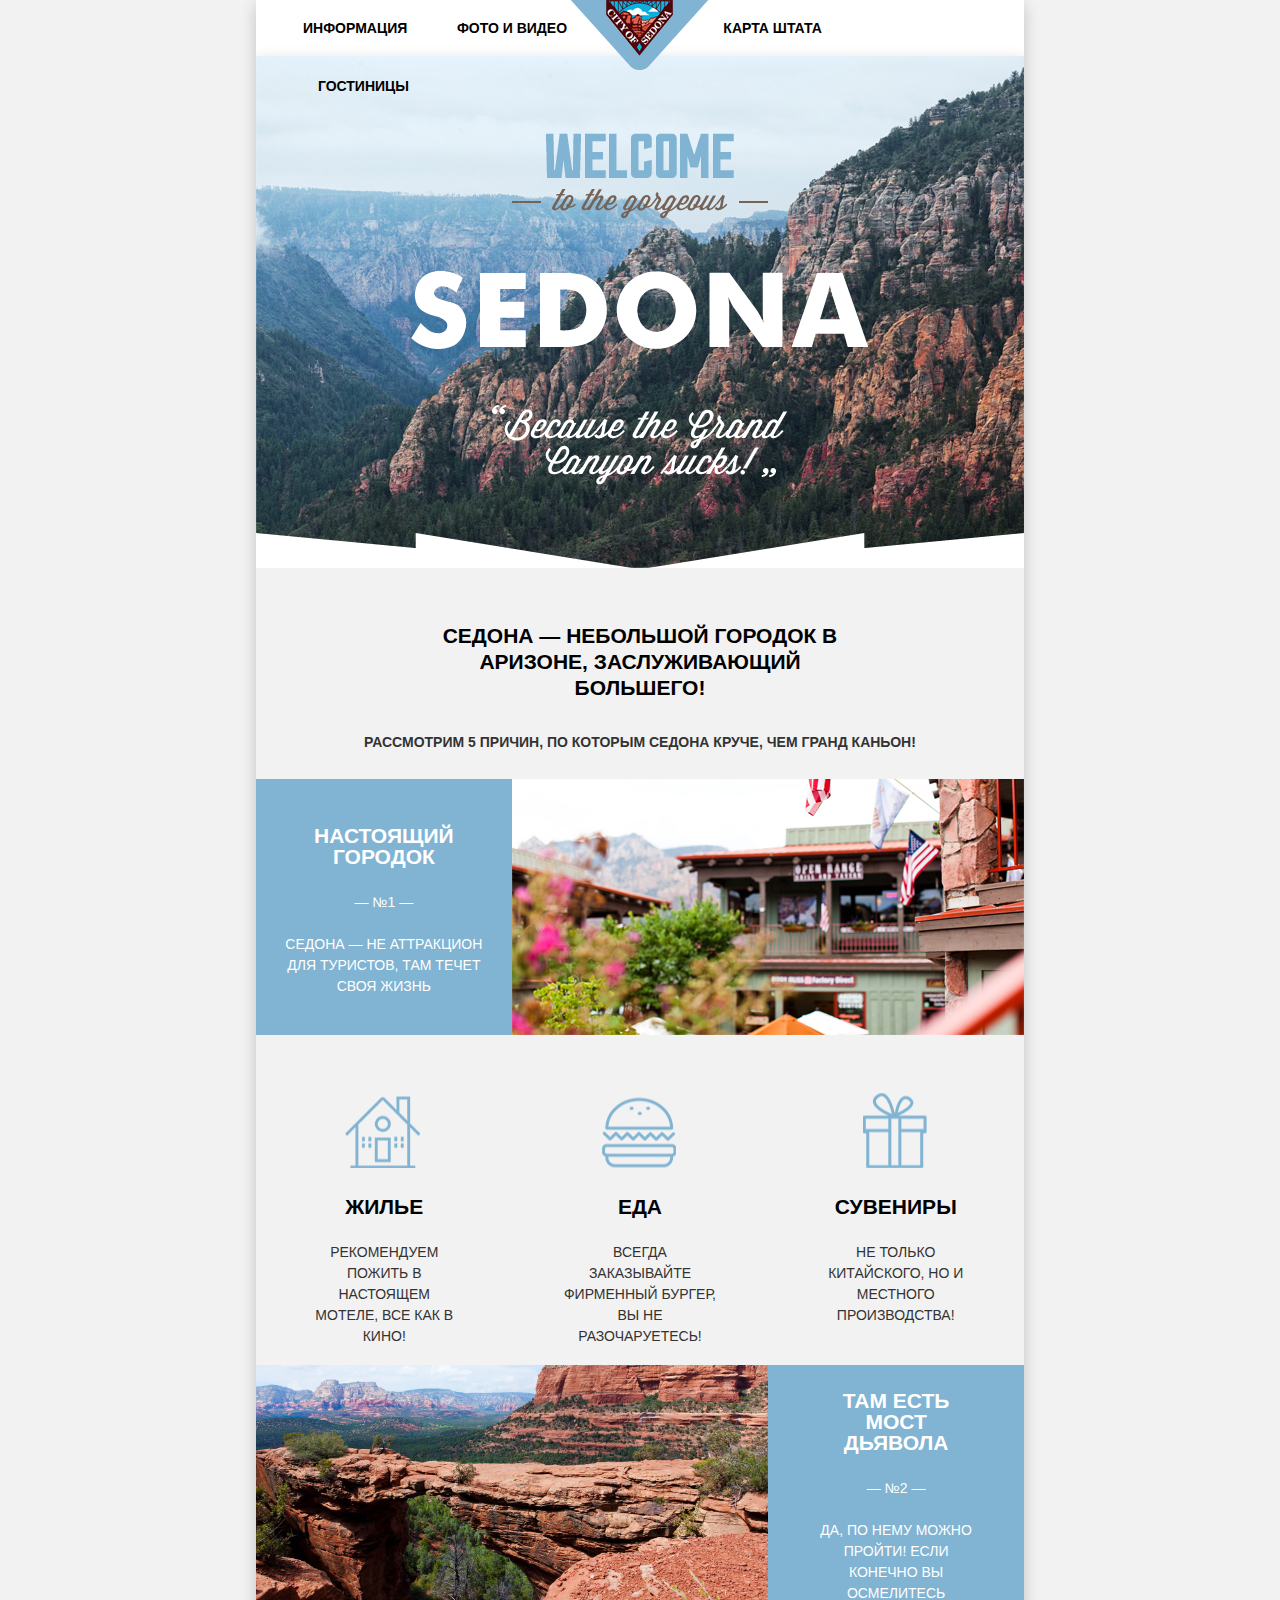
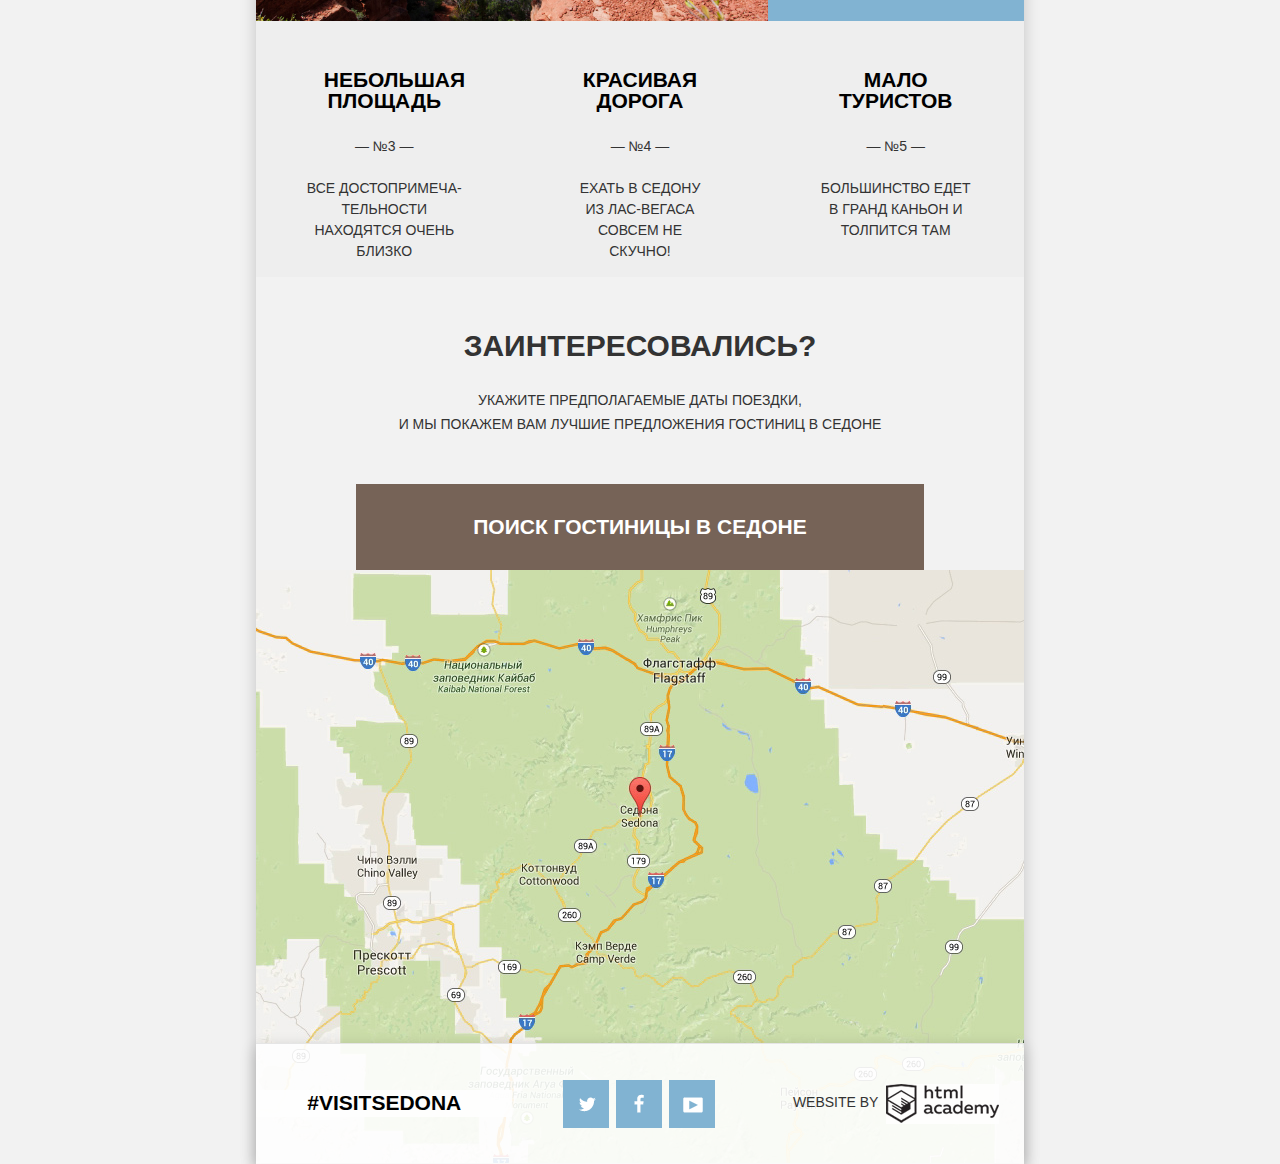
<file: index.html>
<!DOCTYPE html>
<html lang="ru">
    <head>
        <meta charset="utf-8">
        <title>Седона</title>
        <link rel="stylesheet" type="text/css" href="css/normalize.css">
        <link href="https://fonts.googleapis.com/css?family=Open+Sans:400,700&amp;subset=cyrillic" rel="stylesheet">
        <link rel="stylesheet" href="css/style.min.css">
    </head>
    <body>
        <header class="main-header container">
           <a class="logo" href="index.html"><img src="img/logo.png" width="138" height="70" alt="City of Seodna"></a>
            <nav class="navigation container">
                <div class="navigation-item navigation-item-info">
                    <a href="#">Информация</a>
                </div>
                <div class="navigation-item navigation-item-foto">
                    <a href="#">Фото и видео</a>
                </div>
                <div class="navigation-item navigation-item-map">
                    <a href="#">Карта штата</a>
                </div>
                <div class="navigation-item navigation-item-hotel">
                    <a href="sedona-hotels.html">Гостиницы</a>
                </div>
            </nav>
        </header>
    <main class="container index-main">
        <div class="intro"></div>
        <div class="inserted-main">
           <section class="caption">
               <h2 class="announcement">Седона — небольшой городок в Аризоне, заслуживающий большего!</h2>
                <p class="announcement">Рассмотрим 5 причин, по которым Седона круче, чем Гранд Каньон!</p>
           </section>
           <section class="presentation-1">
               <div class="advantages advantages-1">
                   <h3>Настоящий городок</h3>
                   <p class="p-center">&#8212; №1 &#8212;</p>
                   <p class="p-bottom">Седона &#8212; не аттракцион для туристов, там течет своя жизнь</p>
               </div>
               <div class="advantages-img1"></div>
            </section>
            <section class="presentation-2">
                <div class="advantages offer-choice">
                    <div class="offer-choice-icon icon-house"></div>
                    <h3 class="offer-title">Жилье</h3>
                    <p>Рекомендуем пожить в настоящем мотеле, все как в кино!</p>
                </div>
                <div class="advantages offer-choice">
                   <div class="offer-choice-icon icon-food"></div>
                    <h3 class="offer-title">Еда</h3>
                    <p>Всегда заказывайте фирменный бургер, Вы не разочаруетесь!</p>
                </div>
                <div class="advantages offer-choice">
                   <div class="offer-choice-icon icon-souvenirs"></div>
                    <h3 class="offer-title">Сувениры</h3>
                    <p>Не только китайского, но и местного производства!</p>
                </div>
            </section>
            <section class="presentation-3">
                <div class="advantages-img2"></div>
                <div class="advantages advantages-2">
                    <h3>Там есть мост Дьявола</h3>
                    <p class="p-center">&#8212; №2 &#8212;</p>
                    <p class="p-bottom">Да, по нему можно пройти! Если конечно Вы осмелитесь</p>
                </div>
            </section>
            <section class="presentation-4">
                <div class="advantages advantages-other">
                    <h3>Небольшая площадь</h3>
                    <p class="p-center">&#8212; №3 &#8212;</p>
                    <p class="p-bottom">Все достопримеча-тельности находятся очень близко</p>
                </div>
                <div class="advantages advantages-other">
                    <h3>Красивая дорога</h3>
                    <p class="p-center">&#8212; №4 &#8212;</p>
                    <p class="p-bottom">Ехать в Седону из Лас-Вегаса совсем не скучно!</p>
                </div>
                <div class="advantages advantages-other">
                    <h3>Мало туристов</h3>
                    <p class="p-center">&#8212; №5 &#8212;</p>
                    <p class="p-bottom">Большинство едет в Гранд Каньон и толпится там</p>
                </div>
            </section>
           <section class="searchform">
               <p class="question">Заинтересовались?</p>
               <p>Укажите предполагаемые даты поездки,<br>
                и мы покажем Вам лучшие предложения гостиниц в Седоне</p>
               <div class="searchform-slideout">
                   <a class="start-search" href="#">Поиск гостиницы в Седоне</a>
                   <form class="search-hotels" action="#" method="post">
                       <fieldset>
                           <label class="date date-entry">Дата заезда:
                               <input type="text" name="data-entry" value="24 апреля 2017">
                           </label>
                           <button class="data-icon-entry" type="button" title=""></button>
                           <label class="date date-exit">Дата выезда:
                               <input type="text" name="data-exit" value="4 июля 2017">
                           </label>
                           <button class="grown-select-down" type="button" title=""></button>
                           <label class="number grown">Взрослые:
                               <input class="grown-select" type="text" name="grown" value="2">
                           </label>
                           <button class="grown-select-up" type="button" title=""></button>
                           <button class="data-icon-exit" type="button" title=""></button>
                           <button class="children-select-down" type="button" title=""></button>
                           <label class="number children">Дети:
                               <input type="text" name="children" value="0">
                           </label>
                           <button class="children-select-up" type="button" title=""></button>
                       </fieldset>
                       <button class="search" type="submit" value="Найти">Найти</button>
                   </form>
               </div>
           </section>
           <section class="map">
           <iframe src="https://www.google.com/maps/embed?pb=!1m18!1m12!1m3!1d104770.38018730558!2d-111.86517855273749!3d34.85435832354931!2m3!1f0!2f0!3f0!3m2!1i1024!2i768!4f13.1!3m3!1m2!1s0x872da132f942b00d%3A0x5548c523fa6c8efd!2z0KHQtdC00L7QvdCwLCDQkNGA0LjQt9C-0L3QsCA4NjMzNiwg0KHQqNCQ!5e0!3m2!1sru!2sru!4v1487608346949" width="768" height="570" style="border:0" allowfullscreen></iframe>
           </section>
        </div>
    </main>
    <footer class="footer">
        <div class="container main-footer">
           <section class="footer-hashtag">
                <a href="#">#visitsedona</a>
           </section>
           <section class="footer-social">
               <a class="social-btn social-btn-tw" href="#"></a>
               <a class="social-btn social-btn-fb" href="#"></a>
               <a class="social-btn social-btn-yt" href="#"></a>
            </section>
            <section class="footer-copyright">
                <p>Website by</p>
                <a class="btn" href="https://htmlacademy.ru"></a>
            </section>
        </div>
    </footer>
    <script src="js/scripts.min.js"></script>
  </body>
</html>
</file>
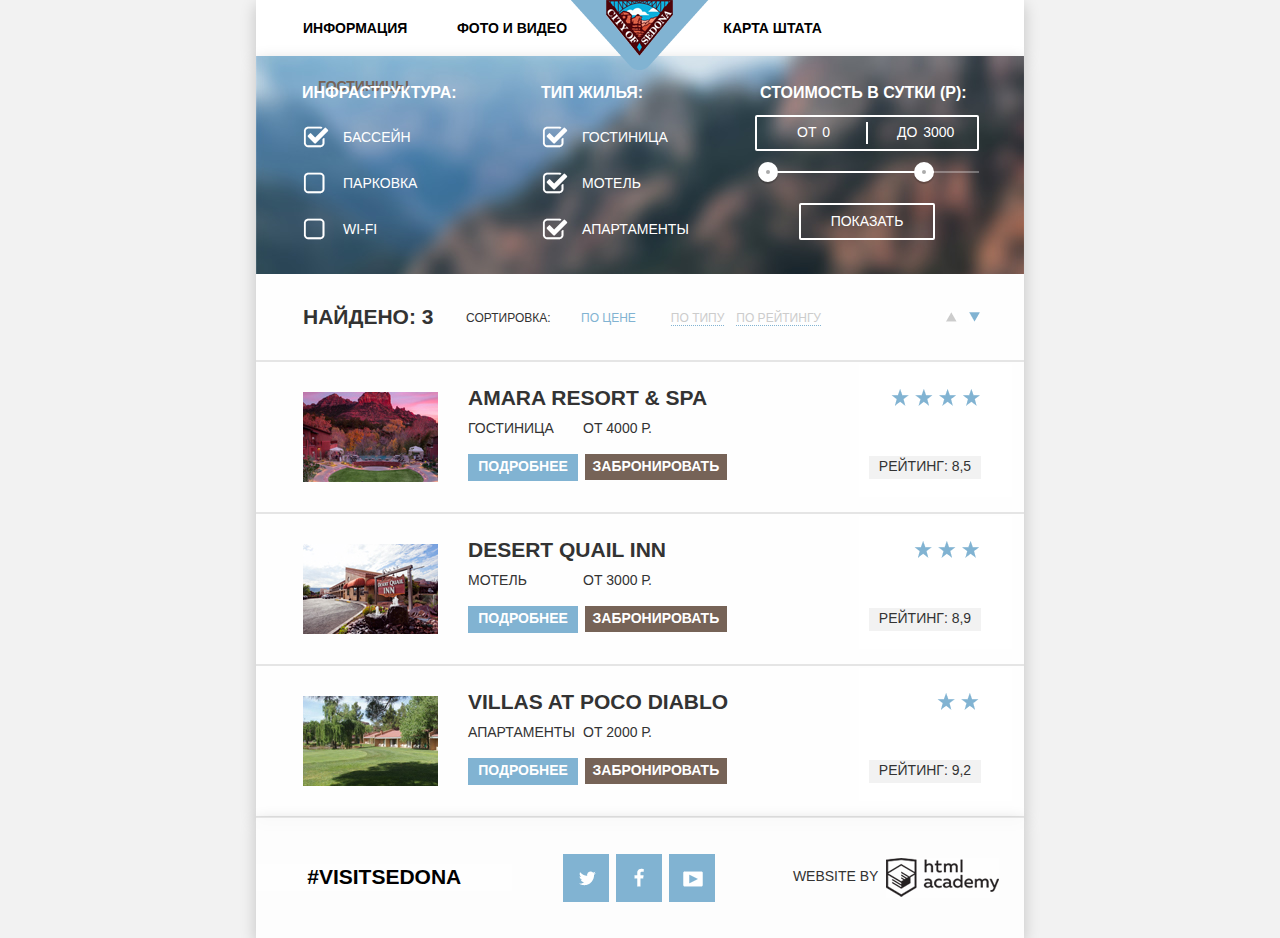
<file: sedona-hotels.html>
<!DOCTYPE html>
<html lang="ru">
   <head>
        <meta charset="utf-8">
        <title>Седона</title>
        <link rel="stylesheet" type="text/css" href="css/normalize.css">
        <link href="https://fonts.googleapis.com/css?family=Open+Sans:400,700&amp;subset=cyrillic" rel="stylesheet">
        <link rel="stylesheet" href="css/style.min.css">
    </head>
    <body>
        <header class="main-header">
            <a class="logo" href="index.html"><img src="img/logo.png" width="138" height="70" alt="City of Seodna"></a>
            <nav class="navigation container">
                <div class="navigation-item navigation-item-info">
                    <a href="#">Информация</a>
                </div>
                <div class="navigation-item navigation-item-foto">
                    <a href="#">Фото и видео</a>
                </div>
                <div class="navigation-item navigation-item-map">
                    <a href="#">Карта штата</a>
                </div>
                <div class="navigation-item navigation-item-hotel active">
                    <a href="#">Гостиницы</a>
                </div>
            </nav>
        </header>
    <main class="container main">
        <form class="filter" action="#" method="post">
            <section class="filter-infrastructure">
                <h2>Инфраструктура:</h2>
                <label class="pool checkbox">
                    <input type="checkbox" name="pool" checked><span class="checkbox-indicator"></span>Бассейн
                </label>
                <label class="parking checkbox">
                    <input type="checkbox" name="parking"><span class="checkbox-indicator"></span>Парковка
                </label>
                <label class="wi-fi checkbox">
                    <input type="checkbox" name="Wi-Fi"><span class="checkbox-indicator"></span>Wi-Fi
                </label>
            </section>
            <section class="filter-property">
                <h2>Тип жилья:</h2>
                <label class="hotel checkbox">
                    <input type="checkbox" name="hotel" checked><span class="checkbox-indicator"></span>Гостиница
                </label>
                <label class="motel checkbox">
                    <input type="checkbox" name="motel" checked><span class="checkbox-indicator"></span>Мотель
                </label>
                <label class="apartments checkbox">
                    <input type="checkbox" name="apartments" checked><span class="checkbox-indicator"></span>Апартаменты
                    </label>
            </section>
            <section class="filter-prices">
                <h2>Стоимость в сутки (р):</h2>
                <div class="interval-prices">
                    <label class="price-min">от 
                        <input type="text" name="price-min" value="0">
                    </label>
                    <label class="price-max">до 
                        <input type="text" name="price-max" value="3000">
                    </label>
                </div>
                <div class="range">
                    <div class="scale">
                        <div class="band"></div>
                    </div>
                    <div class="slider slider-min"></div>
                    <div class="slider slider-max"></div>
                </div>
                <button class="filter-btn" type="submit">Показать</button>
            </section>
        </form>
        <div class="search-results">
            <span class="search-results-p">Найдено: 3</span>
            <div class="search-btn">
                <span>Сортировка:</span>
                <ul>
                    <li class="active">
                        <a href="#">По цене</a>
                    </li>
                    <li>
                        <a href="#">По типу</a>
                    </li>
                    <li>
                         <a href="#">По рейтингу</a>
                    </li>
                </ul>
            </div>
            <div class="sorting">
                <a class="sorting-up" href="#"></a>
                <a class="active sorting-down" href="#"></a>
            </div>
        </div>
        <div class="proposal first">
            <img class="foto" src="img/amara.jpg" alt="Sedona on the map" width="135" height="90">
            <div class="name">
                <h2>Amara Resort &amp; Spa</h2>
                <span>Гостиница</span>
                <span>От 4000 р.</span>
                <div class="link">
                    <a class="more" href="#">Подробнее</a>
                    <a class="reserve" href="#">Забронировать</a>
                </div>
            </div>
            <div class="rating">
                <div class="rating-icon four">
                </div>
                <span class="rating-number">Рейтинг:  8,5</span>
            </div>
        </div>
        <div class="proposal">
            <img class="foto" src="img/desert.jpg" alt="Desert Quail Inn" width="135" height="90">
            <div class="name">
                <h2>Desert Quail Inn</h2>
                <span>Мотель</span>
                <span>От 3000 р.</span>
                <div class="link">
                    <a class="more" href="#">Подробнее</a>
                    <a class="reserve" href="#">Забронировать</a>
                </div>
            </div>
            <div class="rating">
                <div class="rating-icon three">
                </div>
                <span class="rating-number">Рейтинг:   8,9</span>
            </div>
        </div>
        <div class="proposal">
            <img class="foto" src="img/villas.jpg" alt="Villas at Poco Diablo" width="135" height="90">
            <div class="name">
                <h2>Villas at Poco Diablo</h2>
                <span>Апартаменты</span>
                <span>От 2000 р.</span>
                <div class="link">
                    <a class="more" href="#">Подробнее</a>
                    <a class="reserve" href="#">Забронировать</a>
                </div>
            </div>
            <div class="rating">
                <div class="rating-icon two">
                </div>
                <span class="rating-number">Рейтинг:   9,2</span>
            </div>
        </div>
    </main>
    <footer class="footer">
        <div class="container main-footer">
           <section class="footer-hashtag">
                <a href="#">#visitsedona</a>
           </section>
           <section class="footer-social">
               <a class="social-btn social-btn-tw" href="#"></a>
               <a class="social-btn social-btn-fb" href="#"></a>
               <a class="social-btn social-btn-yt" href="#"></a>
            </section>
            <section class="footer-copyright">
                <p>Website by</p>
                <a class="btn" href="https://htmlacademy.ru"></a>
            </section>
        </div>
    </footer>
    <script src="js/scripts.js"></script>
  </body>
</html>
</file>
<file: css/style.min.css>
body,html{min-width:768px;margin:0;padding:0}body{background-color:#f2f2f2;font-family:"PT Sans","Arial",sans-serif;font-size:14px;line-height:24px;font-weight:700;text-transform:uppercase;color:#333}.main-header{box-shadow:0 5px 15px 0 rgba(0,1,1,.2)}.main-header a{display:block}.container,.main-header{width:768px;margin:0 auto;padding:0}.logo{position:relative;left:315px;width:138px;height:70px;align-self:baseline;text-align:center}.navigation{height:56px;margin-top:-70px;background-color:#fff}.navigation-item{display:inline-block;vertical-align:baseline;height:43px;padding-top:15px}.navigation-item-info{width:150px;margin-left:47px;text-align:left}.navigation-item-foto{width:186px;text-align:left}.navigation-item-map{width:175px;text-align:right}.navigation-item-hotel{width:150px;margin-right:46px;padding-left:3px;text-align:right}.navigation-item a{font-size:14px;font-weight:700;line-height:26px;text-decoration:none;color:#000}.navigation .active a{color:#766357}.navigation a:hover{color:#81b3d2}.navigation a:active{color:rgba(0,0,0,.3)}.index-main,.main{box-shadow:0 5px 15px 0 rgba(0,1,1,.2)}.intro{width:768px;height:512px;margin:0 auto;background:url(../img/welcome-sedona.png),url(../img/background-sedona-768.jpg);background-position:center 77px,bottom;background-repeat:no-repeat;background-size:contain;background-origin:border-box;background-color:#e3f0f9}.caption{width:676px;min-height:173px;margin:0 auto;padding-top:38px;text-align:center}.caption p{padding-top:12px}.announcement{margin:17px 0 0}.advantages h3,.caption h2{font-size:21px;font-weight:700}.caption h2{margin-left:auto;margin-right:auto;width:440px;line-height:26px;color:#000}.announcement p{margin:18px 0 0;font-size:14px;line-height:26px;font-weight:400}.presentation-1{display:flex;justify-content:space-between;align-items:center;width:768px;min-height:256px;background-color:#81b3d2}.advantages h3{width:176px;margin:8px auto 25px;line-height:21px;color:#fff}.advantages-1 p,.advantages-2 p{width:199px;font-size:14px;line-height:21px;font-weight:400;color:#fff}.p-bottom,.p-center{font-weight:400;margin:0 auto}.p-bottom{margin:21px auto 0}.advantages-1,.advantages-img1{flex-basis:33.3%;text-align:center}.advantages-img1{height:256px;flex-basis:66.7%;background-image:url(../img/sity-of-sedona.jpg);background-repeat:no-repeat;background-position:left;background-size:contain;background-color:#cbc3c7}.presentation-2{display:flex;justify-content:center;align-items:center;min-height:330px}.offer-choice{flex-basis:33.3%;display:flex;flex-direction:column;justify-content:space-between;height:330px;font-weight:400;text-align:center}.offer-choice h3{padding-top:20px;color:#000}.offer-choice p{width:157px;margin:0 auto auto;font-size:14px;line-height:21px;font-weight:400}.offer-choice:last-child p{width:170px}.offer-choice-icon{width:78px;height:75px;margin:58px auto 0}.icon-food,.icon-house,.icon-souvenirs{background-image:url(../img/offer-choice-icon.png);background-repeat:no-repeat;background-position:left center;background-color:#f2f2f2}.icon-food,.icon-souvenirs{background-position:-255px center}.icon-souvenirs{background-position:-511px center}.presentation-3{display:flex;justify-content:center;align-items:center;min-height:256px;background-color:#81b3d2}.advantages-2,.advantages-img2{flex-basis:33.3%;text-align:center}.advantages-2 h3{width:151px}.advantages-2 .p-bottom{width:164px;font-weight:400}.advantages-img2{height:256px;flex-basis:66.7%;margin:0;background-image:url(../img/bridge-of-devil.jpg);background-repeat:no-repeat;background-position:center;background-size:contain;background-color:#776d71}.advantages-other,.presentation-4{display:flex;min-height:256px;justify-content:center}.presentation-4{align-items:center;background-color:#eee}.presentation-4 h3{color:#000}.presentation-4 p{font-size:14px;line-height:21px;font-weight:400}.advantages-other{flex-basis:33.3%;flex-direction:column;text-align:center}.advantages-other h3{width:121px;margin-top:48px}.advantages-other .p-bottom{width:162px;margin-bottom:auto}.advantages-other:nth-of-type(2) .p-bottom{width:138px}.searchform{height:291px;margin:0 auto;text-align:center}.searchform p:nth-of-type(2){font-size:14px;line-height:24px;font-weight:400}.question{margin:0 auto 30px;padding-top:57px;font-size:30px;line-height:24px;font-weight:700}.searchform-slideout{position:relative;top:34px;width:568px;margin:0 auto}.search-hotels,.start-search{display:block;width:568px;line-height:26px;font-weight:700}.start-search{align-items:center;padding-top:30px;text-decoration:none;text-transform:uppercase;color:#fff;cursor:pointer;height:56px;background-color:#766357;font-size:21px}.search-hotels{height:395px;margin:0 auto;background-color:#fff;box-shadow:0 7px 15px 0 rgba(0,1,1,.15);font-size:14px}.search-hotels-show{display:none}.search-hotels fieldset{width:480px;margin:0 auto;padding:55px 0 0;border:none}.search-hotels label{display:inline-block;height:50px;margin:0 0 15px;padding-left:5px;vertical-align:middle;text-align:left;cursor:pointer}fieldset .date{width:466px;margin-left:5px}fieldset .grown{width:275px}fieldset .children{width:185px}.date input{width:330px;height:35px;margin-left:20px;margin-right:0;padding-left:14px;background-color:#f2f2f2;border:none;text-align:left;font-size:14px;line-height:26px;font-weight:700;text-transform:uppercase}.date input:hover{background-color:#ebebeb}.date input:focus{width:326px;height:31px;padding-left:12px;outline:none;border:2px solid #e5e5e5;background-color:#fff}.date-exit input{margin-left:17px;padding-top:3px}.number label{padding-top:4px}.grown label{width:110px}.children input,.grown input{height:35px;margin-top:2px;padding-top:5px;background-color:#f2f2f2;border:none;text-align:center}.grown input{padding-left:5px;width:108px;margin-left:35px}.children input{width:113px;margin-left:23px}.data-icon-entry,.data-icon-exit{position:absolute;width:22px;height:21px;border:none;background-image:url(../img/calendar-icon.png);background-repeat:no-repeat;background-position:-66px center;background-color:#f2f2f2;cursor:pointer}.data-icon-entry:hover,.data-icon-exit:hover{background-position:-4px center}.data-icon-entry:active,.data-icon-exit:active{background-position:-35px center}.data-icon-entry{top:147px;left:481px}.data-icon-exit{top:215px;left:481px}.children-select-down,.children-select-up,.grown-select-down,.grown-select-up{position:absolute;width:11px;height:15px;border-style:none;background-color:#f2f2f2;outline:none;cursor:pointer}.children-select-down:hover,.children-select-up:hover,.grown-select-down:hover,.grown-select-up:hover{background-color:#f2f2f2}.grown-select-down{top:288px;left:180px}.grown-select-up{top:288px;left:255px}.children-select-down{top:288px;left:412px}.children-select-up{top:288px;left:488px}.children-select-up::after,.grown-select-up::after{transform:rotate(90deg)}.children-select-down::before,.children-select-up::after,.children-select-up::before,.grown-select-down::before,.grown-select-up::after,.grown-select-up::before{content:"";position:absolute;top:6px;left:0;width:11px;height:3px;background-color:#a9a9a9}.children-select-down:hover:before,.children-select-up:hover:after,.children-select-up:hover:before,.grown-select-down:hover:before,.grown-select-up:hover:after,.grown-select-up:hover:before{background-color:#000}.children-select-down:active:before,.children-select-up:active:after,.children-select-up:active:before,.grown-select-down:active:before,.grown-select-up:active:after,.grown-select-up:active:before,.search{background-color:#81b3d2}.search{width:458px;height:58px;margin-top:30px;border:none;font-size:21px;line-height:26px;font-weight:700;text-transform:uppercase;color:#fff;cursor:pointer}.search:hover{background-color:#669ec0}.search:active{background-color:#5496bd;color:rgba(255,255,255,.3)}.filter,.map{background-repeat:no-repeat}.map{min-height:593px;border:0;background-image:url(../img/map.jpg);background-position:top;background-color:#cbddaa;margin:2px auto 0}.filter{display:flex;justify-content:space-between;align-items:flex-start;width:768px;height:205px;margin:0 auto;padding-top:13px;background-image:url(../img/background-filter.jpg);background-position:50% 28%;background-color:#acc7da;color:#fff}.filter h2,.filter label{font-size:16px;font-weight:700;line-height:21px}.filter label{font-size:14px;font-weight:400}.filter-infrastructure{width:153px;padding-left:46px}.filter-infrastructure h2,.filter-infrastructure label,.filter-property h2,.filter-property label{display:inline-block;vertical-align:middle;width:153px;margin-bottom:24px}.checkbox{padding-left:15px;cursor:pointer}.checkbox-indicator{display:block;float:left;position:relative;top:-1px;left:-14px;width:26px;height:22px;background-image:url(../img/checkbox.png);background-repeat:no-repeat;background-position:-5px -165px;background-color:transparent;cursor:pointer}.checkbox-indicator:hover{background-position:-5px -37px}.checkbox input[type=checkbox]:checked:hover+.checkbox-indicator{background-position:-5px -5px}.checkbox input[type=checkbox]:checked+.checkbox-indicator{background-position:-5px -133px}.checkbox input[type=checkbox]:disabled+.checkbox-indicator{background-position:-5px -101px}.checkbox input[type=checkbox]:checked:disabled+.checkbox-indicator{background-position:-5px -69px}.checkbox input[type=checkbox]{display:none}.filter-property{width:160px;padding-left:40px}.filter-prices{width:224px;margin-right:45px;padding-left:8px;text-transform:uppercase;color:#fff}.filter-prices h2{margin-left:5px;margin-bottom:9px;font-size:16px;line-height:21px;font-weight:700}.interval-prices{position:relative;height:32px;margin-top:12px;margin-bottom:20px;padding-left:25px;border:2px solid #fff;border-radius:2px;font-size:0}.interval-prices::after{content:"";position:absolute;top:50%;left:50%;transform:translate(-50%,-50%);width:2px;height:22px;background:#fff}.interval-prices label{display:inline-block;vertical-align:bottom;margin:0;font-size:14px;line-height:30px;color:#fff;cursor:pointer}.interval-prices .price-min{width:70px;margin-left:15px;padding-left:0}.interval-prices .price-max{width:70px;padding-left:0;margin-left:30px}.interval-prices input{width:40px;margin:0;background:0 0;border:none;font-size:14px;line-height:21px;color:#fff}.band,.scale{height:2px;margin-left:10px}.scale{background:rgba(255,255,255,.3)}.band{width:74.4%;background-color:#fff}.slider{width:4px;height:4px;background-color:#ababab;border:8px solid #fff;border-radius:50%;box-shadow:0 2px 1px 0 rgba(0,1,1,.2);cursor:pointer}.slider:hover{background-color:#1c4f80}.slider-max,.slider-min{position:relative;top:-11px;left:3px}.slider-max{top:-31px;transform:translateX(780%)}.filter-btn{display:block;margin:-10px auto 0;padding:6px 30px;text-transform:uppercase;background:0 0;border:2px solid #fff;border-radius:2px;font-size:14px;line-height:21px;font-weight:400;color:#fff;cursor:pointer}.filter-btn:hover{color:#000;background-color:#fff}.search-results{display:flex;align-items:stretch;height:86px;margin-bottom:0;padding-top:0;padding-bottom:0;background-color:#fefefe;border-bottom:#e5e5e5 solid 1px}.search-results-p{display:block;width:150px;margin-top:30px;padding-left:47px;font-size:21px;line-height:26px;font-weight:700}.search-btn{display:flex;align-items:stretch;width:372px;margin:0}.search-btn span{display:block;width:100px;margin-top:30px;padding-left:13px;padding-top:5px}.search-btn a,.search-btn span{font-size:12px;line-height:18px;font-weight:400;text-decoration:none}.search-btn li{margin:0;list-style:none}.search-btn li:not(.active) a{color:#ccc;border-bottom:1px dotted #81b3d2}.name h2:hover,.search-btn .active a{color:#81b3d2}.search-btn li a:hover{color:#81b3d2;border-bottom:1px dotted #81b3d2}.search-btn li a:active{color:#000;border-bottom:none}.search-btn ul{display:flex;justify-content:space-between;align-items:center;width:255px;margin:0;padding:0;list-style:none}.search-btn li:first-child{margin-left:15px;margin-right:35px}.search-btn li:last-child{margin-left:auto}.sorting{display:flex;justify-content:center;align-content:center;align-items:center;width:110px;margin:0 0 0 auto}.sorting a{width:11px;height:10px;margin-right:12px}.sorting-down,.sorting-up{background-image:url(../img/up.png);background-repeat:no-repeat;background-position:-5px -45px;background-color:#fff}.sorting a:hover{background-position:-5px -5px}.sorting .active,.sorting a:active{background-position:-5px -25px}.sorting-down{background-image:url(../img/down.png)}.proposal{display:flex;align-items:center;width:768px;height:140px;margin:0;padding-top:2px;padding-bottom:8px;background-color:#fefefe;border-top:#e5e5e5 solid 1px;border-bottom:#e5e5e5 solid 1px}.proposal:last-of-type{margin-bottom:120px}.first{padding-top:2px}.foto{width:135px;margin:5px 30px 0 47px}.name{display:flex;flex-wrap:wrap;align-items:center;width:373px;margin-top:37px}.footer-hashtag a,.name h2{font-size:21px;font-weight:700;line-height:26px}.name h2{width:727px;cursor:pointer}.name h2:active{color:rgba(0,0,0,.3)}.more,.name span,.reserve{font-size:14px;line-height:21px}.name span{width:110px;margin-top:-10px;margin-right:5px;display:block;font-weight:400}.link{width:370px;height:27px;min-height:32px;margin-top:15px;margin-bottom:52px}.more,.reserve{display:inline-block;vertical-align:middle;padding-top:2px;text-align:center;text-decoration:none;font-weight:700;color:#fff}.more{min-width:94px;margin-right:3px;padding-left:8px;padding-right:8px;height:25px;background-color:#81b3d2}.footer-social a:hover,.more:hover{background-color:#669ec0}.more:active{background-color:#5496bd;color:rgba(255,255,255,.3)}.reserve{width:142px;height:24px;background-color:#766357}.reserve:hover{background-color:#604e43}.reserve:active{background-color:#503e33;color:rgba(255,255,255,.3)}.rating{display:flex;flex-direction:column;justify-content:flex-start;width:153px;height:108px;align-self:stretch;margin:0 0 0 18px;padding-top:25px;background-color:#fff}.rating-icon{width:89px;height:17px;margin:0 auto}.rating-number{display:block;width:112px;height:23px;margin-top:50px;margin-left:10px;text-align:center;font-size:14px;line-height:21px;font-weight:400;background-color:#f2f2f2}.four,.three,.two{background-image:url(../img/stars.png);background-repeat:no-repeat;background-position:center;background-color:#fff}.three,.two{background-position:23px center}.two{background-position:46px center}.footer-hashtag,.main-footer{background-color:rgba(254,254,254,.9)}.main-footer{display:flex;justify-content:space-around;align-items:center;position:relative;height:120px;margin-top:-120px;box-shadow:0 5px 15px 0 rgba(0,1,1,.2);border-top:#e5e5e5 solid 1px;z-index:3}.footer-hashtag{width:33.3%;margin:auto auto 47px;text-align:center}.footer-hashtag a{text-decoration:none;color:#000}.footer-social{width:33.3%;margin:0;text-align:center}.footer-social a{background-color:#81b3d2;font-size:12px;text-decoration:none;color:#81b3d2}.footer-social a:active{background-color:#5496bd}.social-btn{display:inline-block;vertical-align:middle;width:46px;height:48px}.social-btn-tw{margin-left:-3px;margin-right:3px;background-position:-54px 7px}.social-btn-fb,.social-btn-tw,.social-btn-yt{background-image:url(../img/social-icon.png);background-repeat:no-repeat;background-color:#81b3d2}.social-btn-fb{margin-right:3px;background-position:8px 4px}.social-btn-yt{background-position:-130px 7px}.social-btn-tw:active{background-position:-91px 7px}.social-btn-fb:active{background-position:-22px 4px}.social-btn-yt:active{background-position:-170px 7px}.footer-copyright{width:33.3%;text-align:center}.footer-copyright a,.footer-copyright p{display:inline-block;vertical-align:middle;font-weight:400}.footer-copyright p{padding-bottom:5px}.footer-copyright a{width:113px;height:40px;margin-left:4px;margin-top:-1px;background-image:url(../img/html-academy.png);background-repeat:no-repeat;background-position:-6px -6px;background-color:rgba(254,254,254,.9)}.footer-copyright a:active,.footer-copyright a:hover{background-image:url(../img/html-academy.png);background-position:-6px -57px}.footer-copyright a:active{background-position:-6px -108px}
</file>
